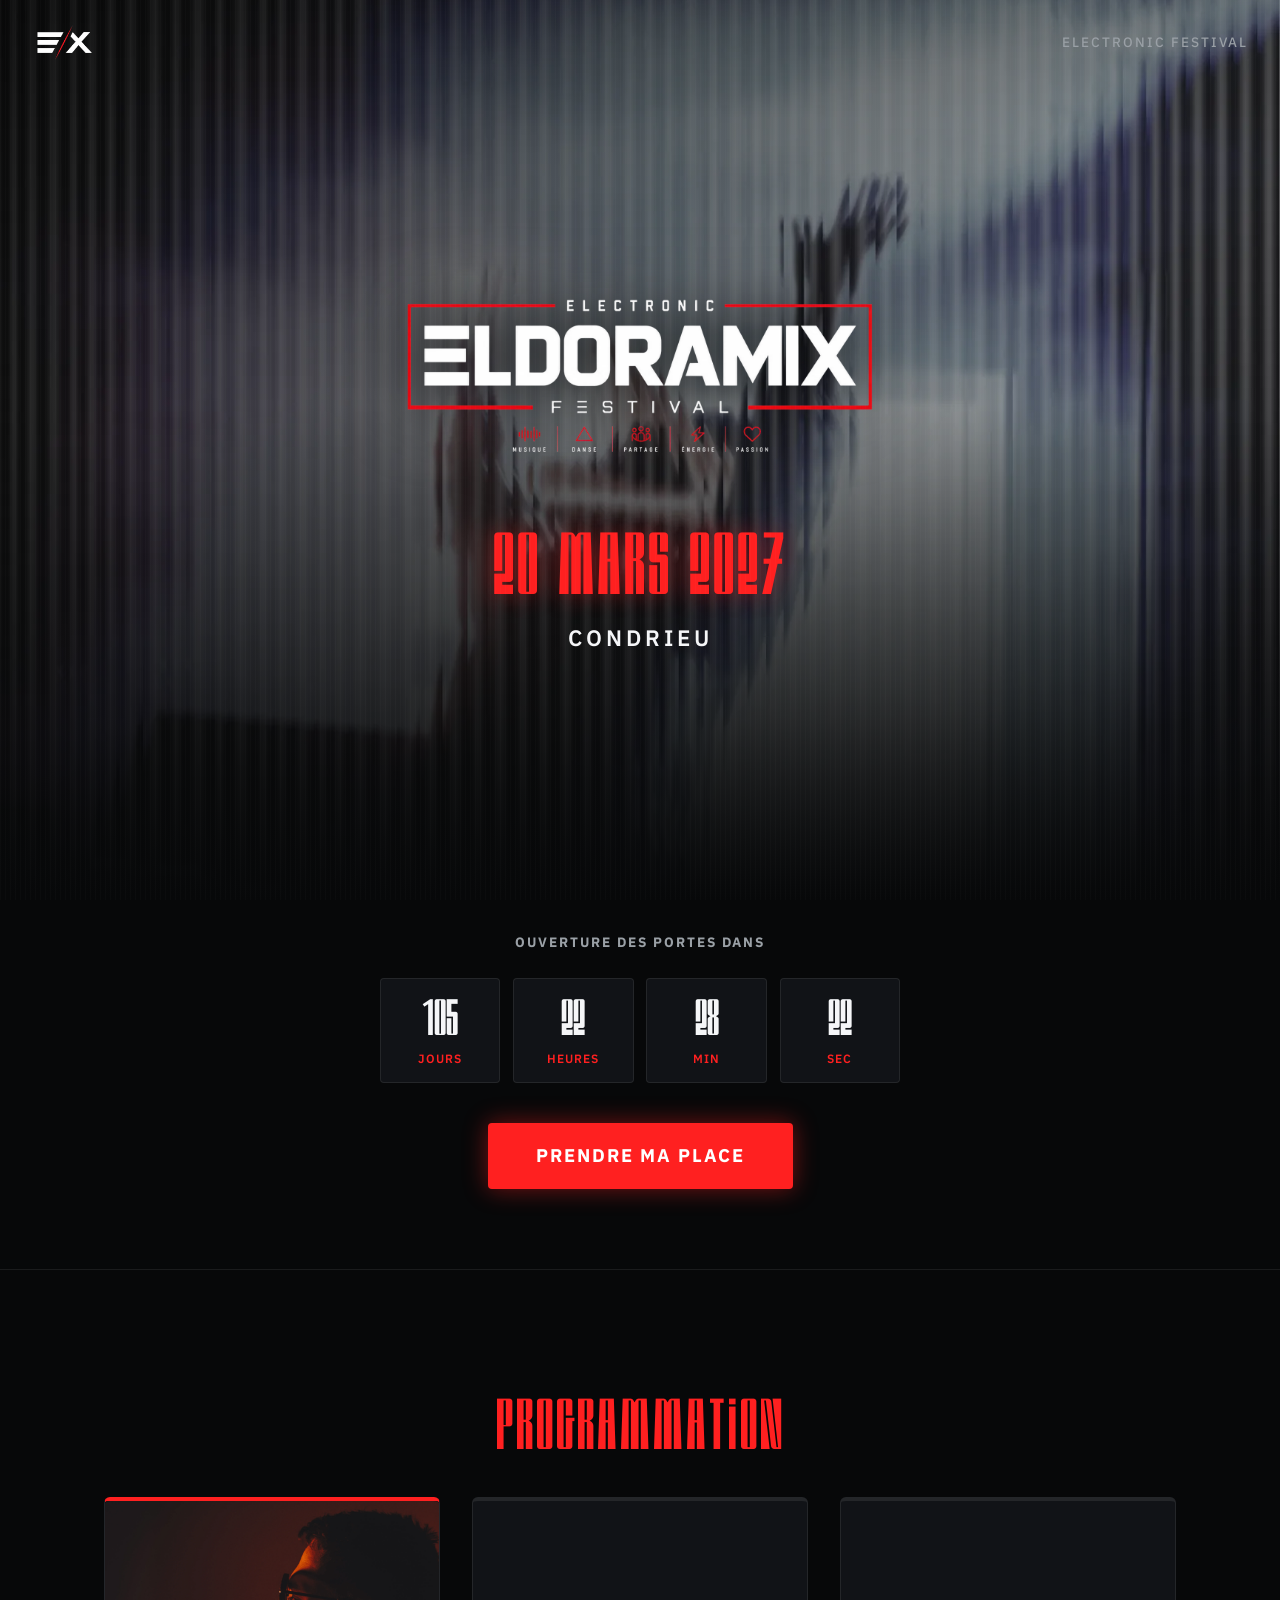
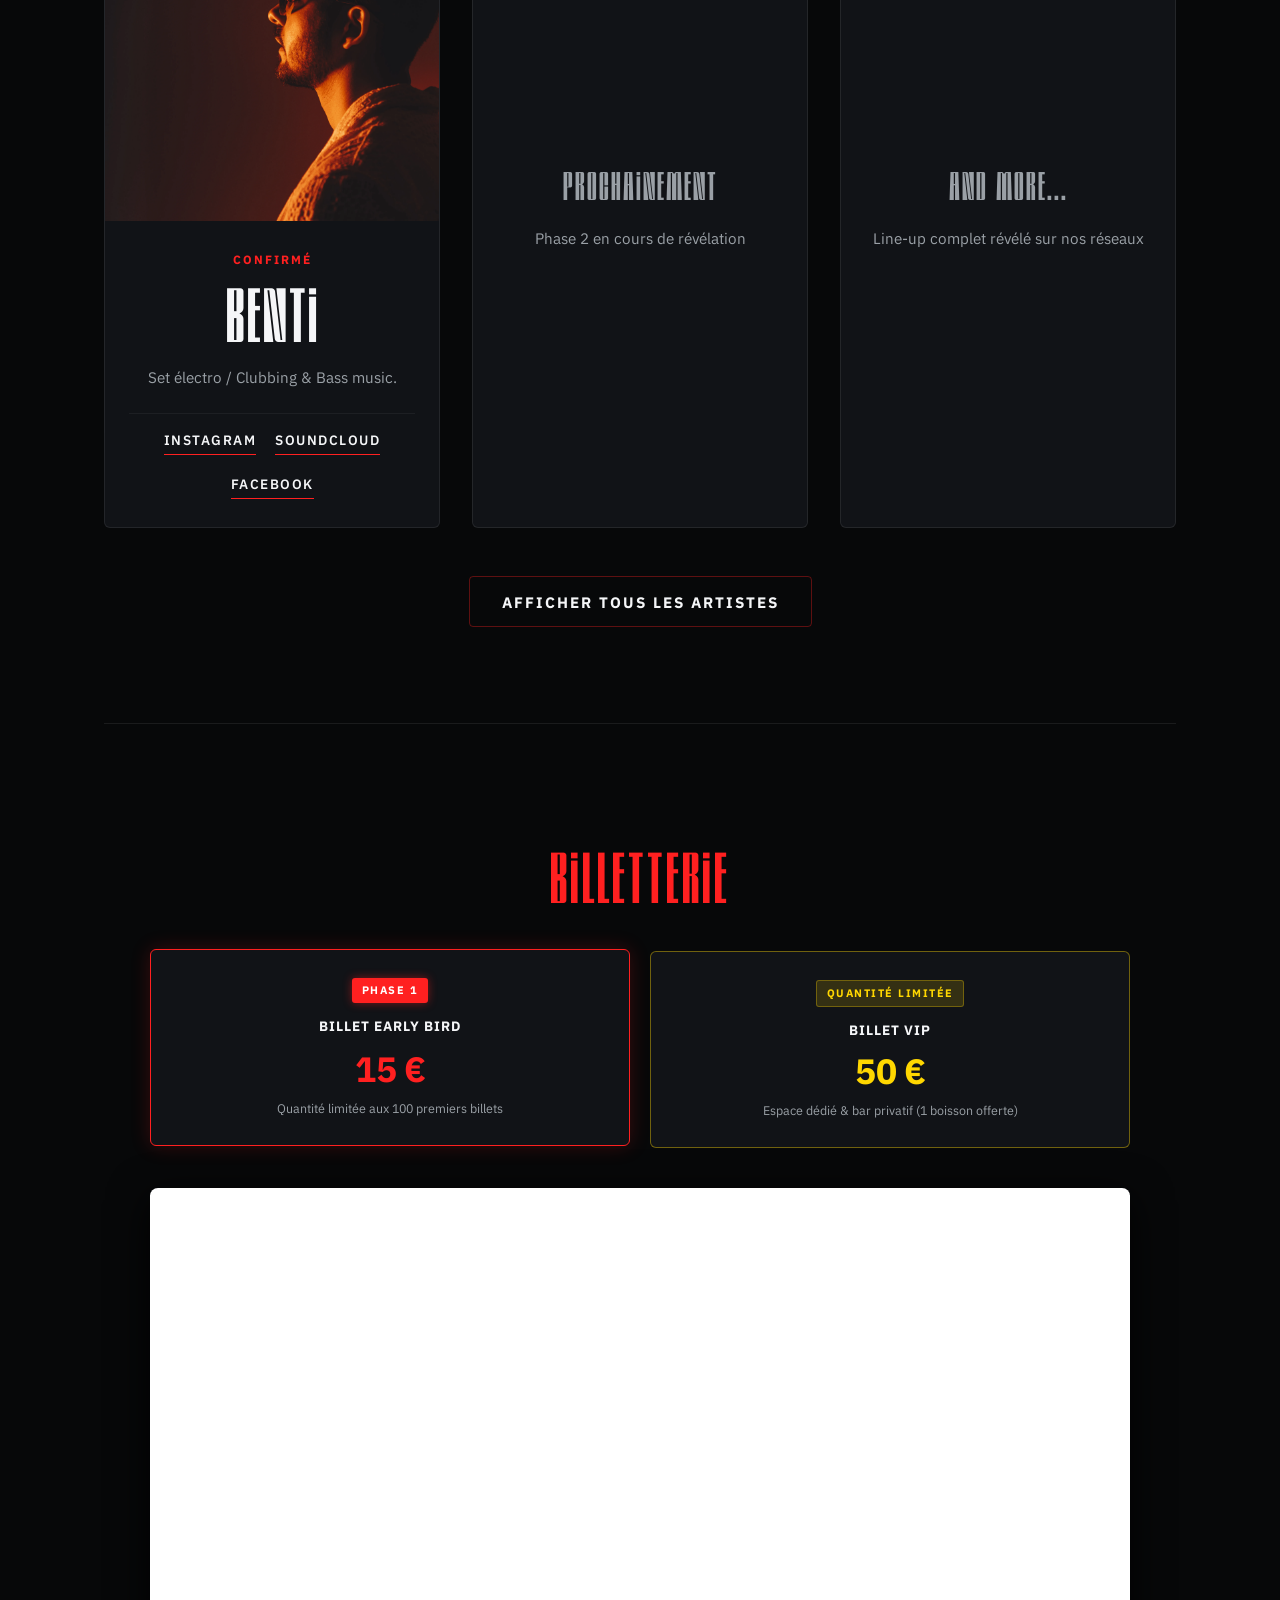
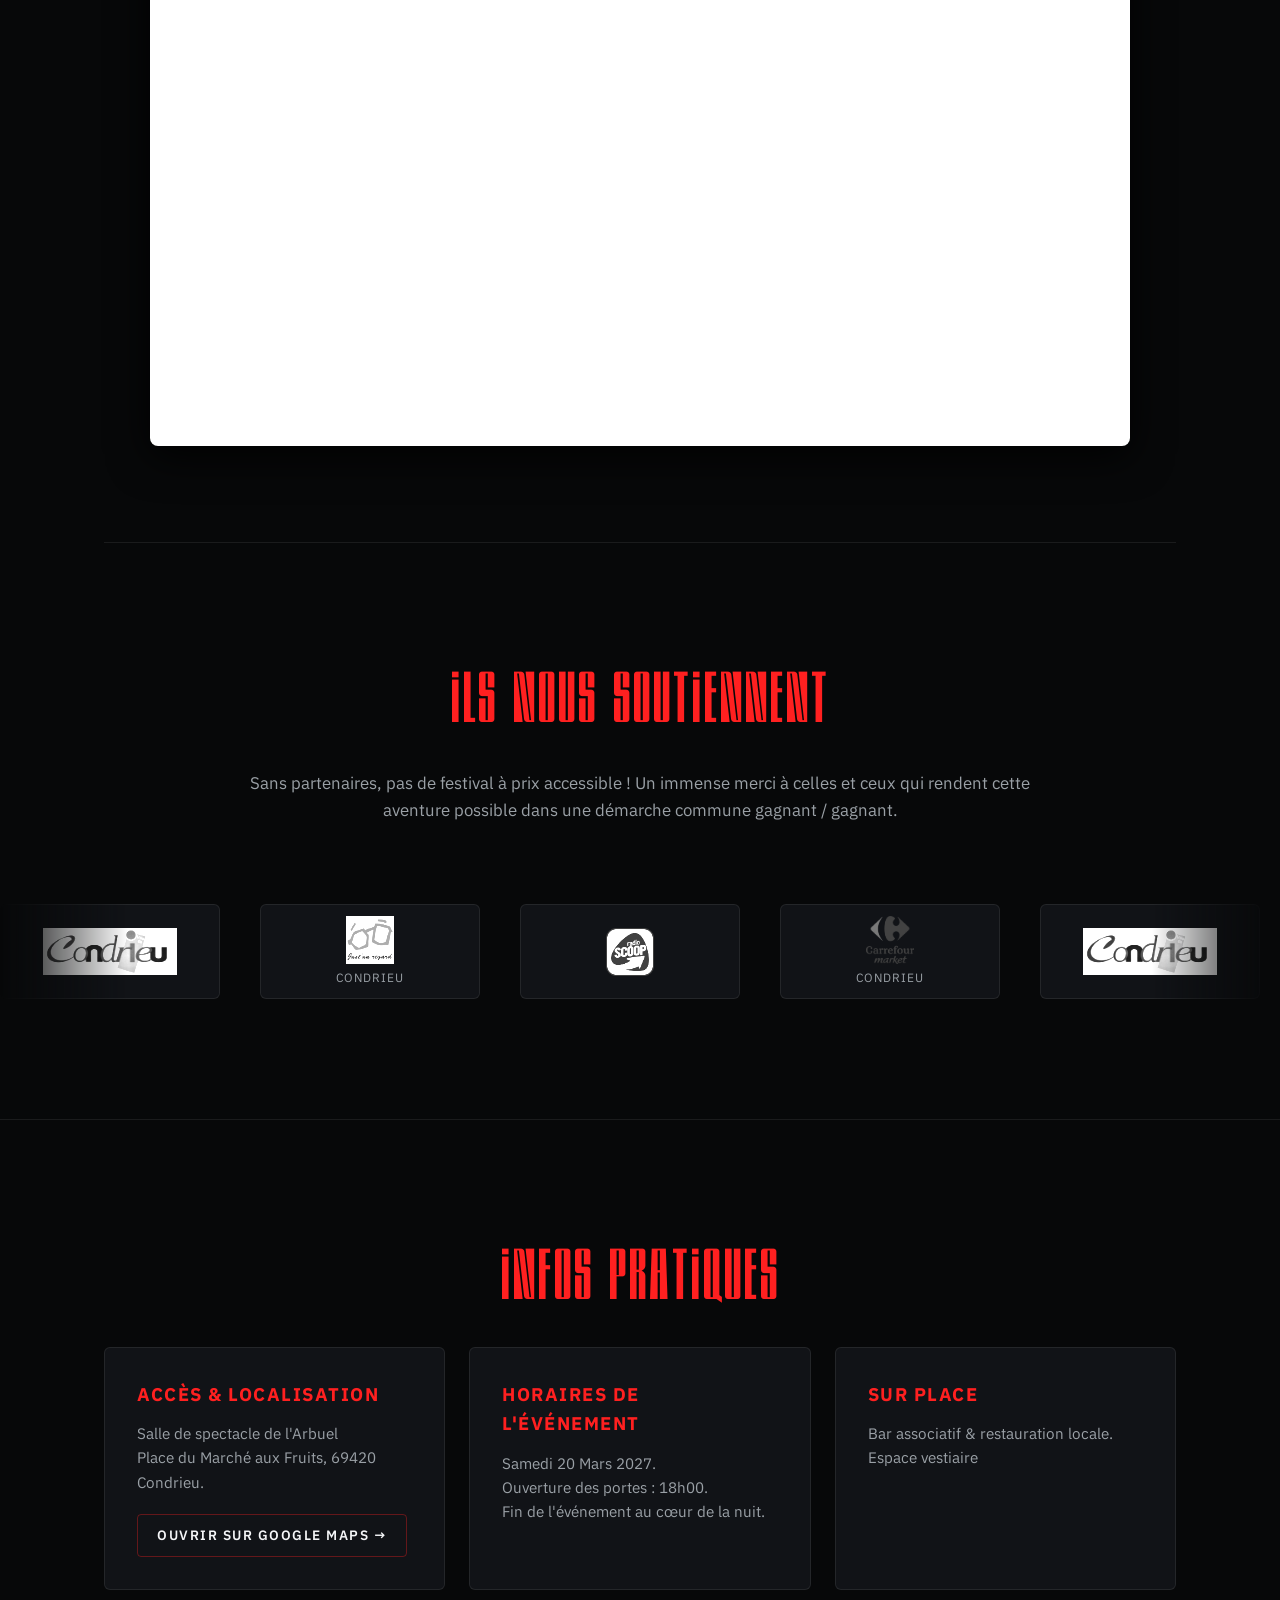
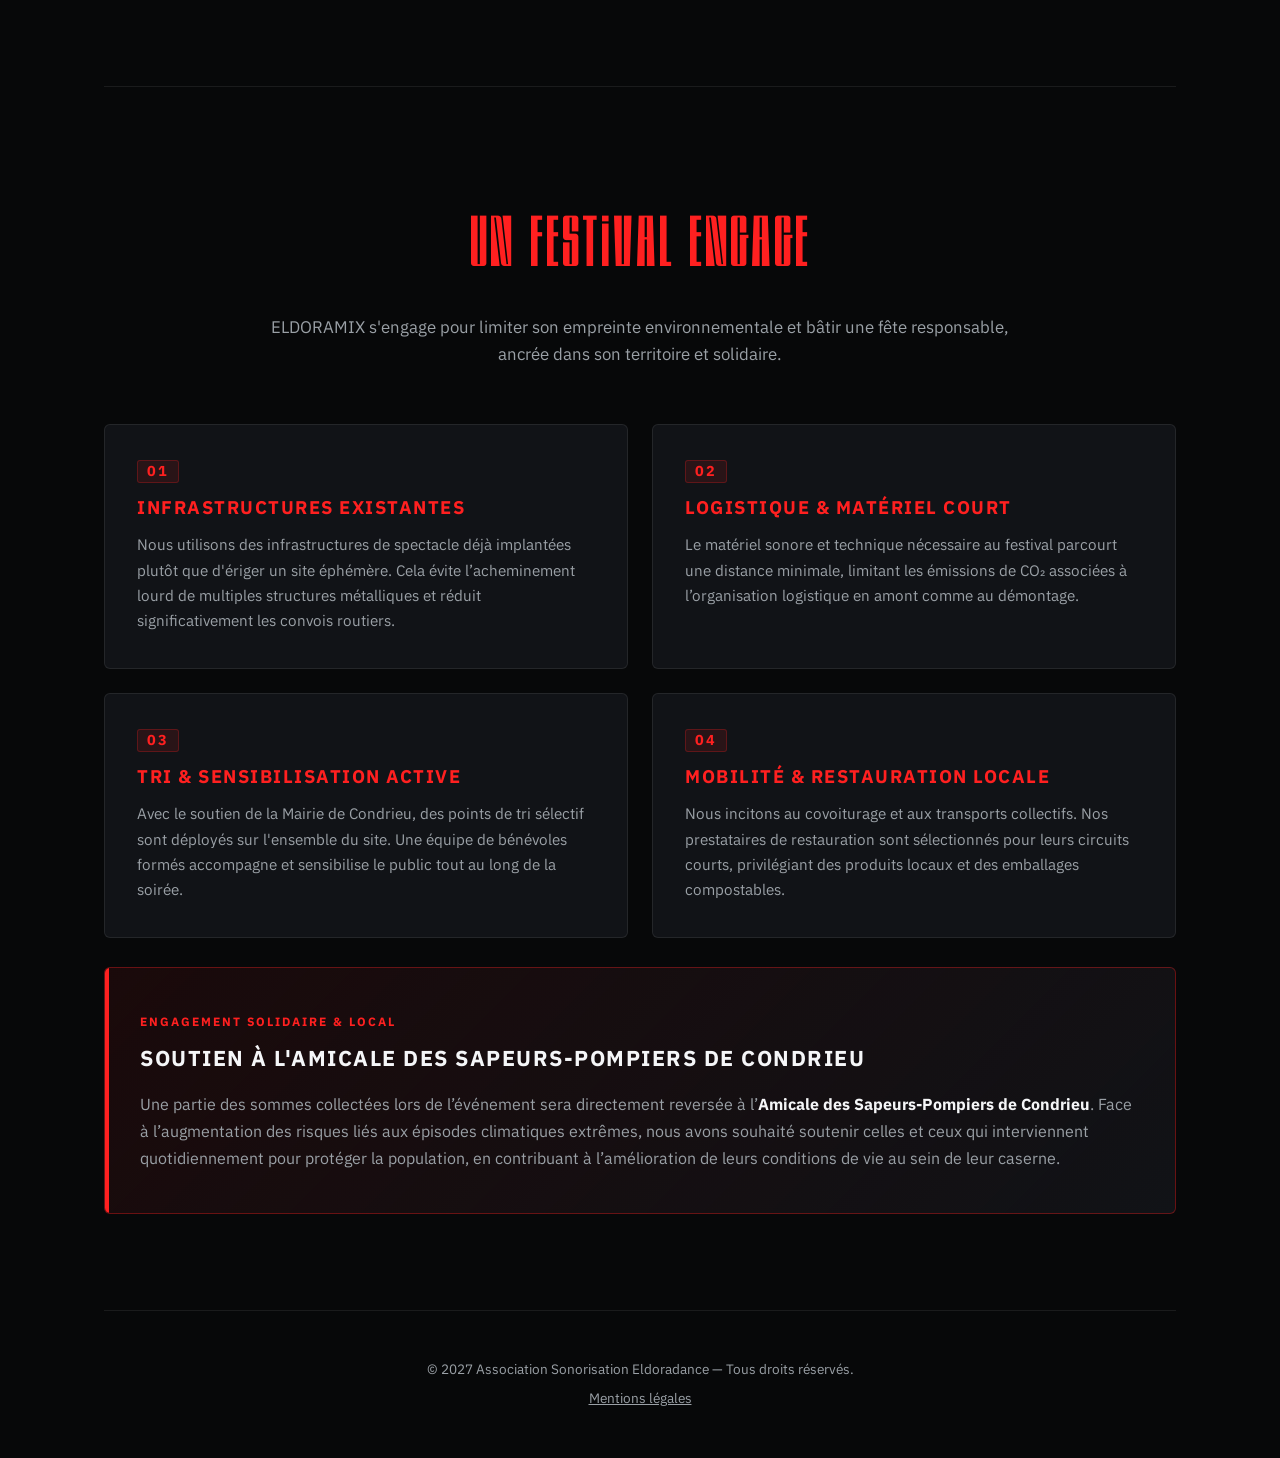
<file: index.html>
<!DOCTYPE html>
<html lang="fr">

<head>
    <meta charset="UTF-8">
    <meta name="viewport" content="width=device-width, initial-scale=1.0">
    <title>Festival Eldoramix — 20 Mars 2027 — Condrieu</title>

    <!-- Favicon & Icône Apple / Mobile -->
    <link rel="icon" type="image/webp" href="https://eldoramix.fr/img/EX_small.webp">
    <link rel="apple-touch-icon" href="https://eldoramix.fr/img/EX_small.webp">
    <meta name="theme-color" content="#070809">

    <!-- Feuilles de style -->
    <link rel="stylesheet" href="css/style.css">

    <!-- SEO Standard & Référencement Google -->
    <meta name="description"
        content="Festival de musiques électroniques le 20 Mars 2027 à Condrieu. Retrouvez Benti et la programmation, préparez votre venue et réservez sur la billetterie officielle.">
    <meta name="robots" content="index, follow">
    <link rel="canonical" href="https://eldoramix.fr/">

    <!-- Open Graph complet (WhatsApp, Facebook, Discord, LinkedIn, Instagram, Telegram, Slack) -->
    <meta property="og:site_name" content="Eldoramix">
    <meta property="og:type" content="website">
    <meta property="og:url" content="https://eldoramix.fr/">
    <meta property="og:locale" content="fr_FR">
    <meta property="og:title" content="Festival Eldoramix — 20 Mars 2027 — Condrieu">
    <meta property="og:description"
        content="Festival de musiques électroniques le 20 Mars 2027 à Condrieu. Retrouvez la programmation et réservez votre billet au tarif Early Bird.">
    <meta property="og:image" content="https://eldoramix.fr/img/og-preview.jpg">
    <meta property="og:image:secure_url" content="https://eldoramix.fr/img/og-preview.jpg">
    <meta property="og:image:type" content="image/jpeg">
    <meta property="og:image:width" content="1200">
    <meta property="og:image:height" content="630">
    <meta property="og:image:alt" content="Affiche Festival Eldoramix 2027 Condrieu">

    <!-- Twitter / X Cards -->
    <meta name="twitter:card" content="summary_large_image">
    <meta name="twitter:url" content="https://eldoramix.fr/">
    <meta name="twitter:title" content="Festival Eldoramix — 20 Mars 2027 — Condrieu">
    <meta name="twitter:description"
        content="Festival de musiques électroniques le 20 Mars 2027 à Condrieu. Retrouvez la programmation et réservez votre billet.">
    <meta name="twitter:image" content="https://eldoramix.fr/img/og-preview.jpg">
</head>

<body>
    <!-- Trame industrielle permanente -->
    <div class="scanlines-overlay"></div>

    <!-- Barre de navigation discrète -->
    <nav class="top-nav">
        <img src="img/EX_small.webp" alt="Logo EX" class="nav-logo">
        <span class="nav-tagline">Electronic Festival</span>
    </nav>

    <!-- 1. Hero Full Screen Ultra-Épuré (100vh) -->
    <header class="hero">
        <img src="img/EX_full.webp" alt="Festival Eldoramix" class="hero-main-logo">

        <div class="hero-meta">
            <div class="hero-date">20 Mars 2027</div>
            <div class="hero-location">Condrieu</div>
        </div>
    </header>

    <!-- 2. Deuxième section : Compteur & Action Rapide -->
    <section class="countdown-action-section">
        <div class="countdown-action-container">
            <div class="countdown-title">Ouverture des portes dans</div>

            <div class="countdown" id="eventCountdown">
                <div class="count-box">
                    <span class="count-value" id="countDays">00</span>
                    <span class="count-label">Jours</span>
                </div>
                <div class="count-box">
                    <span class="count-value" id="countHours">00</span>
                    <span class="count-label">Heures</span>
                </div>
                <div class="count-box">
                    <span class="count-value" id="countMinutes">00</span>
                    <span class="count-label">Min</span>
                </div>
                <div class="count-box">
                    <span class="count-value" id="countSeconds">00</span>
                    <span class="count-label">Sec</span>
                </div>
            </div>

            <a href="#billetterie" class="btn-primary">Prendre ma place</a>
        </div>
    </section>

    <div class="container">
        <!-- 3. Section Line-up -->
        <section id="lineup">
            <h2 class="section-title">Programmation</h2>

            <div class="lineup-grid" id="mainLineup">
                <!-- Carte Benti -->
                <article class="artist-card">
                    <div class="artist-img-wrapper">
                        <img src="img/benti.webp" alt="Benti" class="artist-img">
                    </div>
                    <div class="artist-content">
                        <span class="artist-status">Confirmé</span>
                        <h3 class="artist-name">Benti</h3>
                        <p class="artist-description">Set électro / Clubbing & Bass music.</p>
                        <div class="artist-links">
                            <a href="https://www.instagram.com/benti.music" target="_blank" rel="noopener"
                                class="artist-link">Instagram</a>
                            <a href="https://soundcloud.com/benti-music" target="_blank" rel="noopener"
                                class="artist-link">SoundCloud</a>
                            <a href="https://www.facebook.com/benti.music" target="_blank" rel="noopener"
                                class="artist-link">Facebook</a>
                        </div>
                    </div>
                </article>

                <!-- Teasers -->
                <article class="artist-card teaser">
                    <div class="teaser-heading">Prochainement</div>
                    <p class="artist-description">Phase 2 en cours de révélation</p>
                </article>

                <article class="artist-card teaser">
                    <div class="teaser-heading">And More...</div>
                    <p class="artist-description">Line-up complet révélé sur nos réseaux</p>
                </article>
            </div>

            <!-- Zone réservée aux prochains artistes -->
            <div class="extra-artists" id="extraArtists">
                <!-- Nouveaux artistes à insérer ici -->
            </div>

            <div class="artist-toggle-container">
                <button type="button" class="btn-secondary" id="toggleArtistsBtn">Afficher tous les artistes</button>
            </div>
        </section>

        <!-- 4. Section Billetterie -->
        <section id="billetterie">
            <h2 class="section-title">Billetterie</h2>
        
            <div class="ticket-wrapper">
                <div class="ticket-tiers">
                    <!-- Phase 1 : Early Bird -->
                    <div class="tier-item current">
                        <span class="tier-badge active">Phase 1</span>
                        <div class="tier-name">Billet Early Bird</div>
                        <div class="tier-price">15 €</div>
                        <div class="tier-note">Quantité limitée aux 100 premiers billets</div>
                    </div>
        
                    <!-- Billet VIP -->
                    <div class="tier-item vip">
                        <span class="tier-badge vip">Quantité limitée</span>
                        <div class="tier-name">Billet VIP</div>
                        <div class="tier-price">50 €</div>
                        <div class="tier-note">Espace dédié & bar privatif (1 boisson offerte)</div>
                    </div>
                </div>
        
                <div class="ha-frame-shell">
                    <iframe id="haWidget" allow="payment"
                        src="https://www.helloasso.com/associations/sonorisation-eldoradance/evenements/test/widget">
                    </iframe>
                </div>
            </div>
        </section>
    </div>

    <!-- 5. Section Partenaires avec Défilement Continu Infini -->
    <section class="partners-section" id="partenaires">
        <div class="container">
            <h2 class="section-title">Ils nous soutiennent</h2>
            <p class="section-subtitle">
                Sans partenaires, pas de festival à prix accessible ! Un immense merci à celles et ceux qui rendent cette
                aventure possible dans une démarche commune gagnant / gagnant.
            </p>
        </div>
    
        <div class="marquee-wrapper">
            <div class="marquee-track">
                <!-- Groupe 1 -->
                <div class="marquee-group">
                    <!-- Mairie de Condrieu -->
                    <a href="https://www.condrieu.fr/" target="_blank" rel="noopener" class="partner-item"
                        title="Mairie de Condrieu">
                        <img src="img/logo_condrieu.webp" alt="Mairie de Condrieu" class="partner-logo"
                            onerror="this.style.display='none'; this.nextElementSibling.style.display='block';">
                        <span class="partner-fallback" style="display:none;">Condrieu</span>
                    </a>
    
                    <!-- Just'un Regard Condrieu -->
                    <a href="https://justunregard.com/boutique/justun-regard-condrieu/" target="_blank" rel="noopener"
                        class="partner-item" title="Just'un Regard Condrieu">
                        <img src="img/logo_justunregard.webp" alt="Just'un Regard" class="partner-logo"
                            onerror="this.style.display='none'; this.nextElementSibling.style.display='block';">
                        <span class="partner-fallback" style="display:none;">Just'un Regard</span>
                        <span class="partner-sub">Condrieu</span>
                    </a>
    
                    <!-- Radio SCOOP -->
                    <a href="https://www.radioscoop.com/" target="_blank" rel="noopener" class="partner-item"
                        title="Radio SCOOP">
                        <img src="img/logo_radioscoop.png" alt="Radio SCOOP" class="partner-logo"
                            onerror="this.style.display='none'; this.nextElementSibling.style.display='block';">
                        <span class="partner-fallback" style="display:none;">Radio SCOOP</span>
                    </a>
    
                    <!-- Carrefour Market Condrieu -->
                    <a href="https://www.carrefour.fr/magasin/market-condrieu" target="_blank" rel="noopener"
                        class="partner-item" title="Carrefour Market Condrieu">
                        <img src="img/logo_carrefourmarket.png" alt="Carrefour Market" class="partner-logo"
                            onerror="this.style.display='none'; this.nextElementSibling.style.display='block';">
                        <span class="partner-fallback" style="display:none;">Carrefour Market</span>
                        <span class="partner-sub">Condrieu</span>
                    </a>
                </div>
    
                <!-- Groupe 2 (Clone strict pour assurer une boucle fluide et infinie) -->
                <div class="marquee-group" aria-hidden="true">
                    <!-- Mairie de Condrieu -->
                    <a href="https://www.condrieu.fr/" target="_blank" rel="noopener" class="partner-item"
                        title="Mairie de Condrieu">
                        <img src="img/logo_condrieu.webp" alt="Mairie de Condrieu" class="partner-logo"
                            onerror="this.style.display='none'; this.nextElementSibling.style.display='block';">
                        <span class="partner-fallback" style="display:none;">Condrieu</span>
                    </a>
    
                    <!-- Just'un Regard Condrieu -->
                    <a href="https://justunregard.com/boutique/justun-regard-condrieu/" target="_blank" rel="noopener"
                        class="partner-item" title="Just'un Regard Condrieu">
                        <img src="img/logo_justunregard.webp" alt="Just'un Regard" class="partner-logo"
                            onerror="this.style.display='none'; this.nextElementSibling.style.display='block';">
                        <span class="partner-fallback" style="display:none;">Just'un Regard</span>
                        <span class="partner-sub">Condrieu</span>
                    </a>
    
                    <!-- Radio SCOOP -->
                    <a href="https://www.radioscoop.com/" target="_blank" rel="noopener" class="partner-item"
                        title="Radio SCOOP">
                        <img src="img/logo_radioscoop.png" alt="Radio SCOOP" class="partner-logo"
                            onerror="this.style.display='none'; this.nextElementSibling.style.display='block';">
                        <span class="partner-fallback" style="display:none;">Radio SCOOP</span>
                    </a>
    
                    <!-- Carrefour Market Condrieu -->
                    <a href="https://www.carrefour.fr/magasin/market-condrieu" target="_blank" rel="noopener"
                        class="partner-item" title="Carrefour Market Condrieu">
                        <img src="img/logo_carrefourmarket.png" alt="Carrefour Market" class="partner-logo"
                            onerror="this.style.display='none'; this.nextElementSibling.style.display='block';">
                        <span class="partner-fallback" style="display:none;">Carrefour Market</span>
                        <span class="partner-sub">Condrieu</span>
                    </a>
                </div>
            </div>
        </div>
    </section>

    <div class="container">
        <!-- 6. Section Infos Pratiques -->
        <section id="infos">
            <h2 class="section-title">Infos Pratiques</h2>

            <div class="practical-grid">
                <div class="info-card">
                    <h3>Accès & Localisation</h3>
                    <p>Salle de spectacle de l'Arbuel<br>Place du Marché aux Fruits, 69420 Condrieu.</p>
                    <a href="https://maps.app.goo.gl/t2jLi3EyVtLcqiB99" target="_blank" rel="noopener" class="map-btn">
                        Ouvrir sur Google Maps &rarr;
                    </a>
                </div>

                <div class="info-card">
                    <h3>Horaires de l'événement</h3>
                    <p>Samedi 20 Mars 2027.<br>Ouverture des portes : 18h00.<br>Fin de l'événement au cœur de la nuit.
                    </p>
                </div>

                <div class="info-card">
                    <h3>Sur Place</h3>
                    <p>Bar associatif & restauration locale.<br>Espace vestiaire</p>
                </div>
            </div>
        </section>

        <!-- 7. Section Festival Engagé (Agencement 2x2 + Grand bloc solidaire) -->
        <section id="engagements">
            <h2 class="section-title">Un Festival Engagé</h2>
            <p class="section-subtitle">
                ELDORAMIX s'engage pour limiter son empreinte environnementale et bâtir une fête responsable, ancrée
                dans son territoire et solidaire.
            </p>

            <div class="engagements-grid">
                <div class="engagement-card">
                    <div class="engagement-card-icon">01</div>
                    <h3>Infrastructures Existantes</h3>
                    <p>
                        Nous utilisons des infrastructures de spectacle déjà implantées plutôt que d'ériger un site
                        éphémère. Cela évite l’acheminement lourd de multiples structures métalliques et réduit
                        significativement les convois routiers.
                    </p>
                </div>

                <div class="engagement-card">
                    <div class="engagement-card-icon">02</div>
                    <h3>Logistique & Matériel Court</h3>
                    <p>
                        Le matériel sonore et technique nécessaire au festival parcourt une distance minimale, limitant
                        les émissions de CO₂ associées à l’organisation logistique en amont comme au démontage.
                    </p>
                </div>

                <div class="engagement-card">
                    <div class="engagement-card-icon">03</div>
                    <h3>Tri & Sensibilisation Active</h3>
                    <p>
                        Avec le soutien de la Mairie de Condrieu, des points de tri sélectif sont déployés sur
                        l'ensemble du site. Une équipe de bénévoles formés accompagne et sensibilise le public tout au
                        long de la soirée.
                    </p>
                </div>

                <div class="engagement-card">
                    <div class="engagement-card-icon">04</div>
                    <h3>Mobilité & Restauration Locale</h3>
                    <p>
                        Nous incitons au covoiturage et aux transports collectifs. Nos prestataires de restauration sont
                        sélectionnés pour leurs circuits courts, privilégiant des produits locaux et des emballages
                        compostables.
                    </p>
                </div>
            </div>

            <div class="solidarity-banner">
                <div class="solidarity-badge">Engagement Solidaire & Local</div>
                <h3>Soutien à l'Amicale des Sapeurs-Pompiers de Condrieu</h3>
                <p>
                    Une partie des sommes collectées lors de l’événement sera directement reversée à l’<strong>Amicale
                        des Sapeurs-Pompiers de Condrieu</strong>. Face à l’augmentation des risques liés aux épisodes
                    climatiques extrêmes, nous avons souhaité soutenir celles et ceux qui interviennent quotidiennement
                    pour protéger la population, en contribuant à l’amélioration de leurs conditions de vie au sein de
                    leur caserne.
                </p>
            </div>
        </section>
    </div>

    <!-- 8. Footer -->
    <footer>
        <div class="container">
            <p>&copy; 2027 Association Sonorisation Eldoradance — Tous droits réservés.</p>
            <p style="margin-top: 0.5rem;"><a href="mentions-legales.html">Mentions légales</a></p>
        </div>
    </footer>

    <!-- Scripts -->
    <script>
        // Compteur calé sur 18H
        (function () {
            const targetDate = new Date('2027-03-20T18:00:00').getTime();

            function updateCounter() {
                const now = new Date().getTime();
                const distance = targetDate - now;

                if (distance <= 0) {
                    document.getElementById('eventCountdown').innerHTML = "<div class='count-box'><span class='count-value'>C'EST LE JOUR J</span></div>";
                    return;
                }

                const days = Math.floor(distance / (1000 * 60 * 60 * 24));
                const hours = Math.floor((distance % (1000 * 60 * 60 * 24)) / (1000 * 60 * 60));
                const minutes = Math.floor((distance % (1000 * 60 * 60)) / (1000 * 60));
                const seconds = Math.floor((distance % (1000 * 60)) / 1000);

                document.getElementById('countDays').textContent = String(days).padStart(2, '0');
                document.getElementById('countHours').textContent = String(hours).padStart(2, '0');
                document.getElementById('countMinutes').textContent = String(minutes).padStart(2, '0');
                document.getElementById('countSeconds').textContent = String(seconds).padStart(2, '0');
            }

            updateCounter();
            setInterval(updateCounter, 1000);
        })();

        // Toggle des artistes
        (function () {
            const toggleBtn = document.getElementById('toggleArtistsBtn');
            const extraArtists = document.getElementById('extraArtists');

            toggleBtn.addEventListener('click', function () {
                const isOpen = extraArtists.classList.toggle('open');
                toggleBtn.textContent = isOpen ? 'Masquer la suite' : 'Afficher tous les artistes';
            });
        })();
    </script>
</body>

</html>
</file>
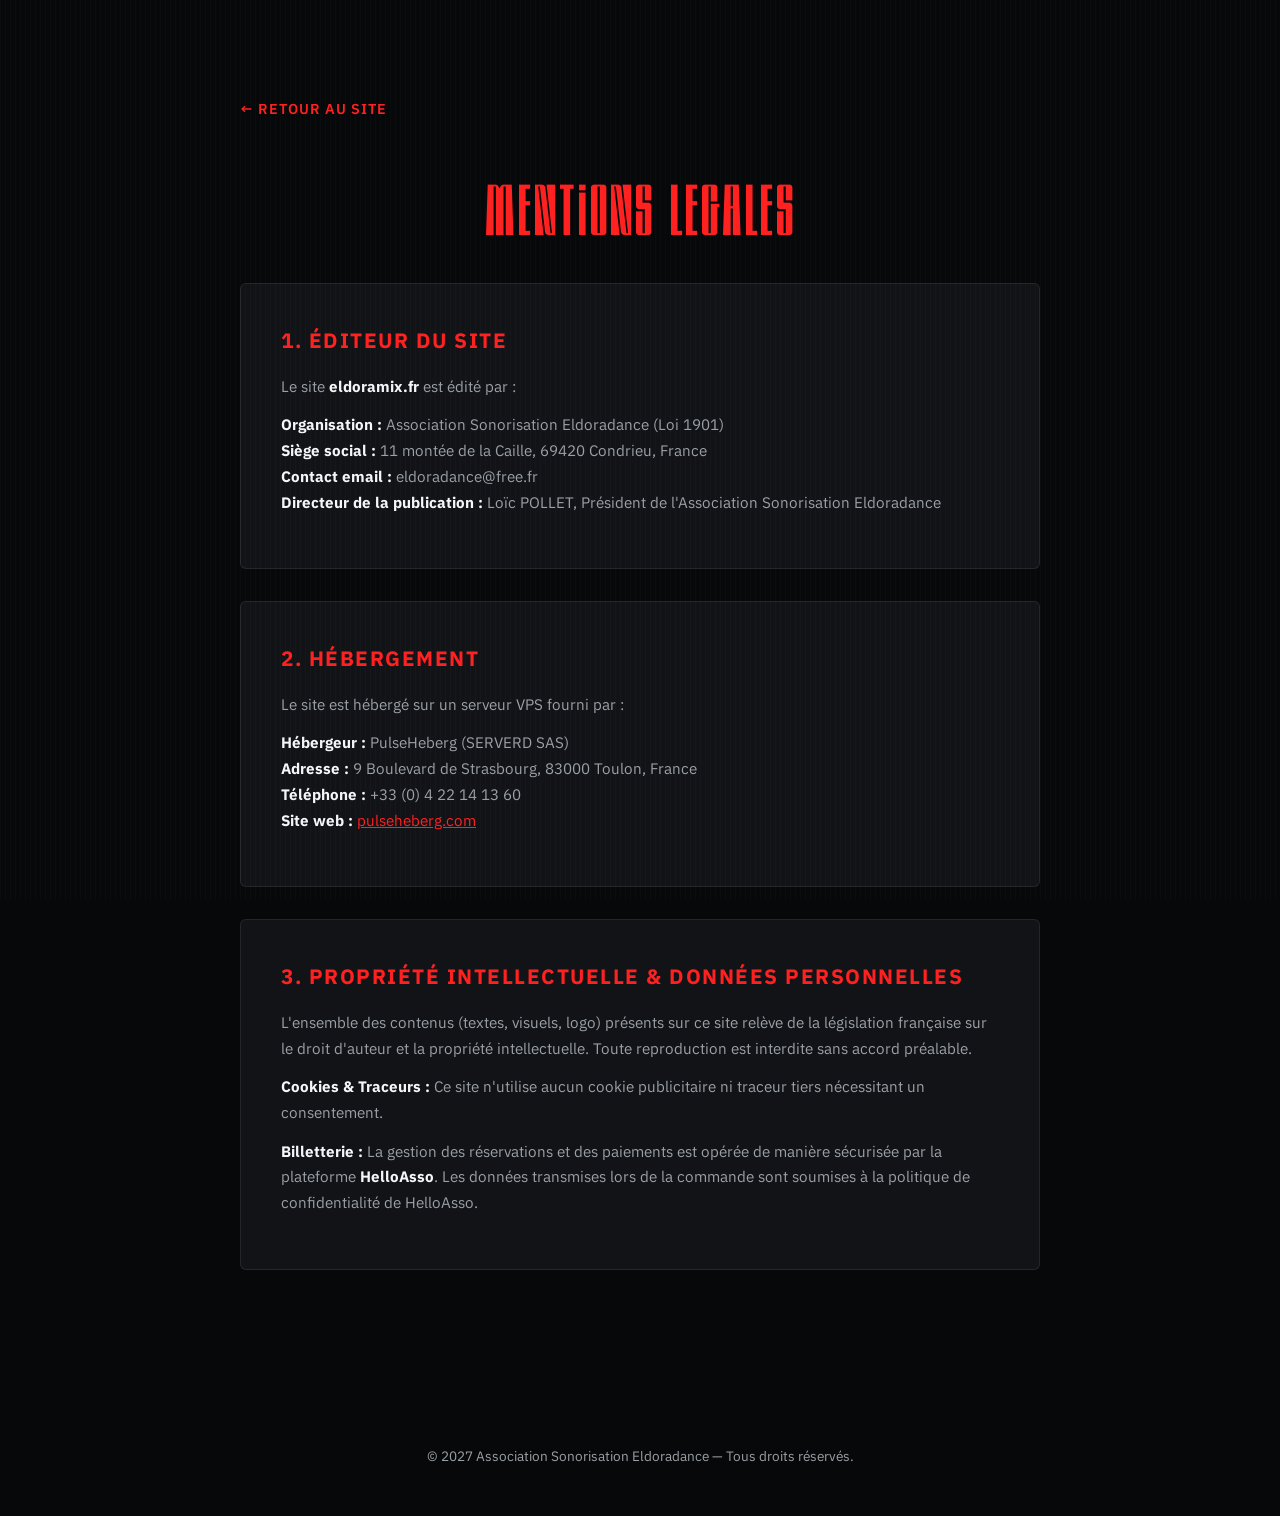
<file: mentions-legales.html>
<!DOCTYPE html>
<html lang="fr">

<head>
    <meta charset="UTF-8">
    <meta name="viewport" content="width=device-width, initial-scale=1.0">
    <title>Mentions Légales — Festival Eldoramix</title>
    <link rel="icon" type="image/webp" href="img/EX_small.webp">
    <link rel="stylesheet" href="css/style.css">
    <style>
        .legal-content {
            padding: 6rem 0;
            max-width: 800px;
            margin: 0 auto;
        }

        .legal-card {
            background: var(--bg-card);
            border: 1px solid var(--border-line);
            border-radius: 6px;
            padding: 2.5rem;
            margin-bottom: 2rem;
        }

        .legal-card h2 {
            font-size: 1.3rem;
            font-weight: 700;
            color: var(--red-neon);
            text-transform: uppercase;
            letter-spacing: 1.5px;
            margin-bottom: 1rem;
        }

        .legal-card p,
        .legal-card ul {
            color: var(--text-dim);
            font-size: 0.95rem;
            line-height: 1.7;
            margin-bottom: 0.8rem;
        }

        .legal-card ul {
            list-style: none;
            padding-left: 0;
        }

        .legal-card strong {
            color: var(--text-white);
        }

        .back-link {
            display: inline-block;
            margin-bottom: 2rem;
            color: var(--red-neon);
            text-decoration: none;
            font-weight: 600;
            letter-spacing: 1px;
            text-transform: uppercase;
            font-size: 0.9rem;
        }

        .back-link:hover {
            text-decoration: underline;
        }
    </style>
</head>

<body>
    <div class="scanlines-overlay"></div>

    <div class="container legal-content">
        <a href="index.html" class="back-link">&larr; Retour au site</a>
        <h1 class="section-title">Mentions Légales</h1>

        <!-- 1. Éditeur -->
        <div class="legal-card">
            <h2>1. Éditeur du site</h2>
            <p>Le site <strong>eldoramix.fr</strong> est édité par :</p>
            <ul>
                <li><strong>Organisation :</strong> Association Sonorisation Eldoradance (Loi 1901)</li>
                <li><strong>Siège social :</strong> 11 montée de la Caille, 69420 Condrieu, France</li>
                <li><strong>Contact email :</strong> eldoradance@free.fr</li>
                <li><strong>Directeur de la publication :</strong> Loïc POLLET, Président de l'Association Sonorisation
                    Eldoradance</li>
            </ul>
        </div>

        <!-- 2. Hébergeur -->
        <div class="legal-card">
            <h2>2. Hébergement</h2>
            <p>Le site est hébergé sur un serveur VPS fourni par :</p>
            <ul>
                <li><strong>Hébergeur :</strong> PulseHeberg (SERVERD SAS)</li>
                <li><strong>Adresse :</strong> 9 Boulevard de Strasbourg, 83000 Toulon, France</li>
                <li><strong>Téléphone :</strong> +33 (0) 4 22 14 13 60</li>
                <li><strong>Site web :</strong> <a href="https://pulseheberg.com" target="_blank" rel="noopener"
                        style="color: var(--red-neon);">pulseheberg.com</a></li>
            </ul>
        </div>

        <!-- 3. Propriété intellectuelle & Données -->
        <div class="legal-card">
            <h2>3. Propriété intellectuelle & Données personnelles</h2>
            <p>
                L'ensemble des contenus (textes, visuels, logo) présents sur ce site relève de la législation française
                sur le droit d'auteur et la propriété intellectuelle. Toute reproduction est interdite sans accord
                préalable.
            </p>
            <p>
                <strong>Cookies & Traceurs :</strong> Ce site n'utilise aucun cookie publicitaire ni traceur tiers
                nécessitant un consentement.
            </p>
            <p>
                <strong>Billetterie :</strong> La gestion des réservations et des paiements est opérée de manière
                sécurisée par la plateforme <strong>HelloAsso</strong>. Les données transmises lors de la commande sont
                soumises à la politique de confidentialité de HelloAsso.
            </p>
        </div>
    </div>

    <footer>
        <div class="container">
            <p>&copy; 2027 Association Sonorisation Eldoradance — Tous droits réservés.</p>
        </div>
    </footer>
</body>

</html>
</file>
<file: css/style.css>
/* ==========================================================================
   Typographies
   ========================================================================== */
@font-face {
  font-family: 'Chorus';
  src: url('../fonts/CHORUS-BOLD.otf') format('opentype');
  font-weight: 700;
  font-style: normal;
  font-display: swap;
}

@font-face {
  font-family: 'Chorus';
  src: url('../fonts/CHORUS-BOLD-ITALIC.otf') format('opentype');
  font-weight: 700;
  font-style: italic;
  font-display: swap;
}

@font-face {
  font-family: 'Anuphan';
  src: url('../fonts/Anuphan-VariableFont_wght.ttf') format('truetype');
  font-weight: 100 900;
  font-style: normal;
  font-display: swap;
}

/* ==========================================================================
   Variables & Thème
   ========================================================================== */
:root {
  --bg-core: #070809;
  --bg-surface: #070809;
  --bg-card: #111317;
  --red-neon: #ff2020;
  --red-glow: rgba(255, 32, 32, 0.45);
  --text-white: #f5f6f8;
  --text-dim: #9aa0a6;
  --border-line: rgba(255, 255, 255, 0.08);
  --border-highlight: rgba(255, 32, 32, 0.35);
  --font-display: 'Chorus', Impact, sans-serif;
  --font-text: 'Anuphan', system-ui, -apple-system, sans-serif;
}

* {
  box-sizing: border-box;
  margin: 0;
  padding: 0;
}

html {
  scroll-behavior: smooth;
  background-color: var(--bg-core);
}

body {
  background-color: var(--bg-core);
  color: var(--text-white);
  font-family: var(--font-text);
  line-height: 1.6;
  overflow-x: hidden;
  position: relative;
}

/* Scanlines permanentes */
.scanlines-overlay {
  position: fixed;
  top: 0;
  left: 0;
  width: 100vw;
  height: 100vh;
  pointer-events: none;
  z-index: 99;
  background: repeating-linear-gradient(
    90deg,
    rgba(255, 255, 255, 0.02) 0px,
    rgba(255, 255, 255, 0.02) 1px,
    transparent 1px,
    transparent 5px
  );
}

.container {
  max-width: 1120px;
  margin: 0 auto;
  padding: 0 1.5rem;
}

/* Navigation */
.top-nav {
  position: absolute;
  top: 0;
  left: 0;
  width: 100%;
  padding: 1.5rem 2rem;
  display: flex;
  justify-content: space-between;
  align-items: center;
  z-index: 20;
}

.nav-logo {
  height: 38px;
  width: auto;
  object-fit: contain;
}

.nav-tagline {
  font-size: 0.85rem;
  text-transform: uppercase;
  letter-spacing: 2px;
  color: var(--text-dim);
  font-weight: 500;
}

/* ==========================================================================
   Hero Section Ultra-Épuré (100vh)
   ========================================================================== */
.hero {
  position: relative;
  min-height: 100vh;
  display: flex;
  flex-direction: column;
  justify-content: center;
  align-items: center;
  text-align: center;
  padding: 4rem 1.5rem 2rem;
  background: 
    linear-gradient(
      180deg, 
      rgba(7, 8, 9, 0.35) 0%, 
      rgba(7, 8, 9, 0.15) 45%, 
      rgba(7, 8, 9, 0.65) 80%, 
      var(--bg-core) 100%
    ),
    url('../img/bg_hero.webp') center 65% / cover no-repeat;
  border-bottom: none;
}

.hero-main-logo {
  max-width: 480px;
  width: 82%;
  height: auto;
  margin-bottom: 2.5rem;
  filter: drop-shadow(0 0 35px rgba(0, 0, 0, 0.95));
}

.hero-meta {
  display: flex;
  flex-direction: column;
  align-items: center;
}

.hero-date {
  font-family: var(--font-display);
  font-size: clamp(3rem, 7.5vw, 5.5rem);
  letter-spacing: 3px;
  color: var(--red-neon);
  line-height: 1;
  text-transform: uppercase;
  text-shadow: 0 0 25px rgba(255, 32, 32, 0.4);
}

.hero-location {
  font-size: clamp(1.1rem, 2.5vw, 1.4rem);
  font-weight: 600;
  color: var(--text-white);
  text-transform: uppercase;
  letter-spacing: 4px;
  margin-top: 0.8rem;
}

/* ==========================================================================
   Deuxième section : Compteur & Action Rapide
   ========================================================================== */
.countdown-action-section {
  background-color: var(--bg-core);
  padding: 2rem 1.5rem 5rem;
  border-bottom: 1px solid var(--border-line);
  position: relative;
}

.countdown-action-container {
  max-width: 720px;
  margin: 0 auto;
  display: flex;
  flex-direction: column;
  align-items: center;
  text-align: center;
}

.countdown-title {
  font-size: 0.85rem;
  font-weight: 700;
  letter-spacing: 2px;
  text-transform: uppercase;
  color: var(--text-dim);
  margin-bottom: 1.5rem;
}

.countdown {
  display: flex;
  justify-content: center;
  gap: 0.8rem;
  margin-bottom: 2.5rem;
  width: 100%;
  max-width: 520px;
}

.count-box {
  background: var(--bg-card);
  border: 1px solid var(--border-line);
  padding: 0.85rem 0.5rem;
  border-radius: 4px;
  flex: 1;
  min-width: 65px;
  text-align: center;
}

.count-value {
  font-family: var(--font-display);
  font-size: clamp(1.9rem, 4.5vw, 3.2rem);
  color: var(--text-white);
  line-height: 1;
  display: block;
}

.count-label {
  font-size: 0.75rem;
  text-transform: uppercase;
  color: var(--red-neon);
  letter-spacing: 1px;
  font-weight: 600;
  margin-top: 0.35rem;
  display: block;
}

.btn-primary {
  display: inline-block;
  background-color: var(--red-neon);
  color: #fff;
  font-weight: 700;
  font-size: 1.15rem;
  letter-spacing: 2px;
  text-transform: uppercase;
  text-decoration: none;
  padding: 1.15rem 3rem;
  border-radius: 4px;
  box-shadow: 0 0 25px var(--red-glow);
  transition: transform 0.2s ease, box-shadow 0.2s ease;
}

.btn-primary:hover {
  transform: translateY(-2px);
  box-shadow: 0 0 40px rgba(255, 32, 32, 0.8);
}

/* ==========================================================================
   Sections standards
   ========================================================================== */
section {
  padding: 6rem 0;
  border-bottom: 1px solid var(--border-line);
}

.section-title {
  font-family: var(--font-display);
  font-size: clamp(2.8rem, 6vw, 4.5rem);
  color: var(--red-neon);
  text-transform: uppercase;
  letter-spacing: 3px;
  text-align: center;
  margin-bottom: 1rem;
}

.section-subtitle {
  text-align: center;
  color: var(--text-dim);
  font-size: 1.05rem;
  max-width: 780px;
  margin: 0 auto 3.5rem;
}

/* ==========================================================================
   Grille Line-up & Artistes
   ========================================================================== */
.lineup-grid {
  display: grid;
  grid-template-columns: repeat(auto-fit, minmax(290px, 1fr));
  gap: 2rem;
}

.artist-card {
  background: var(--bg-card);
  border: 1px solid var(--border-line);
  border-top: 4px solid var(--red-neon);
  border-radius: 6px;
  overflow: hidden;
  display: flex;
  flex-direction: column;
}

.artist-img-wrapper {
  width: 100%;
  height: 320px;
  overflow: hidden;
  background-color: #000;
  position: relative;
}

.artist-img {
  width: 100%;
  height: 100%;
  object-fit: cover;
  object-position: center top;
  display: block;
  transition: transform 0.4s ease;
}

.artist-card:hover .artist-img {
  transform: scale(1.03);
}

.artist-content {
  padding: 1.8rem 1.5rem;
  display: flex;
  flex-direction: column;
  align-items: center;
  text-align: center;
  flex-grow: 1;
}

.artist-status {
  font-size: 0.75rem;
  font-weight: 700;
  letter-spacing: 2px;
  text-transform: uppercase;
  color: var(--red-neon);
  display: block;
}

.artist-name {
  font-family: var(--font-display);
  font-size: clamp(3.2rem, 7vw, 4.8rem);
  line-height: 0.95;
  letter-spacing: 2px;
  text-transform: uppercase;
  color: var(--text-white);
  margin: 0.6rem 0 0.8rem;
}

.artist-description {
  color: var(--text-dim);
  font-size: 0.95rem;
  margin-bottom: 1.5rem;
}

.artist-links {
  display: flex;
  justify-content: center;
  align-items: center;
  flex-wrap: wrap;
  gap: 1.2rem;
  width: 100%;
  margin-top: auto;
  padding-top: 1rem;
  border-top: 1px solid rgba(255, 255, 255, 0.05);
}

.artist-link {
  color: var(--text-white);
  text-decoration: none;
  font-size: 0.85rem;
  font-weight: 600;
  letter-spacing: 1.5px;
  text-transform: uppercase;
  border-bottom: 1px solid var(--red-neon);
  padding-bottom: 2px;
  transition: color 0.2s ease;
}

.artist-link:hover {
  color: var(--red-neon);
}

/* Cartes Teaser */
.artist-card.teaser {
  border-top: 4px solid var(--border-line);
  justify-content: center;
  align-items: center;
  text-align: center;
  min-height: 380px;
  padding: 2.5rem 1.5rem;
}

.teaser-heading {
  font-family: var(--font-display);
  font-size: 2.5rem;
  color: var(--text-dim);
  letter-spacing: 2px;
  text-transform: uppercase;
  margin-bottom: 0.5rem;
}

/* Bouton Afficher tous les artistes */
.artist-toggle-container {
  display: flex;
  justify-content: center;
  margin-top: 3rem;
}

.btn-secondary {
  background: transparent;
  color: var(--text-white);
  border: 1px solid var(--border-highlight);
  font-family: var(--font-text);
  font-weight: 700;
  font-size: 0.95rem;
  letter-spacing: 2px;
  text-transform: uppercase;
  padding: 0.9rem 2rem;
  border-radius: 4px;
  cursor: pointer;
  transition: all 0.2s ease;
}

.btn-secondary:hover {
  background: rgba(255, 32, 32, 0.15);
  border-color: var(--red-neon);
}

.extra-artists {
  display: none;
  grid-template-columns: repeat(auto-fit, minmax(290px, 1fr));
  gap: 2rem;
  margin-top: 2rem;
}

.extra-artists.open {
  display: grid;
}

/* ==========================================================================
   Section Billetterie & Paliers Tarifaires
   ========================================================================== */
.ticket-wrapper {
  max-width: 980px;
  margin: 0 auto;
}

.ticket-tiers {
  display: grid;
  grid-template-columns: repeat(auto-fit, minmax(220px, 1fr));
  gap: 1.25rem;
  margin-bottom: 2.5rem;
}

.tier-item {
  background: var(--bg-card);
  border: 1px solid var(--border-line);
  padding: 1.7rem 1.2rem;
  border-radius: 6px;
  text-align: center;
  position: relative;
  display: flex;
  flex-direction: column;
  justify-content: space-between;
  transition: transform 0.2s ease, border-color 0.2s ease;
}

/* Palier actif (Early Bird) */
.tier-item.current {
  border-color: var(--red-neon);
  box-shadow: 0 0 20px rgba(255, 32, 32, 0.2);
  transform: translateY(-2px);
}

/* Paliers à venir (verrouillés) */
.tier-item.locked {
  opacity: 0.65;
  border-style: dashed;
}

.tier-item.vip {
  border-color: rgba(255, 215, 0, 0.4);
}

.tier-badge {
  display: inline-block;
  align-self: center;
  font-size: 0.68rem;
  font-weight: 800;
  letter-spacing: 1.5px;
  text-transform: uppercase;
  padding: 0.25rem 0.6rem;
  border-radius: 3px;
  margin-bottom: 0.8rem;
}

.tier-badge.active {
  background: var(--red-neon);
  color: #fff;
  box-shadow: 0 0 10px var(--red-glow);
}

.tier-badge.upcoming {
  background: rgba(255, 255, 255, 0.08);
  color: var(--text-dim);
  border: 1px solid rgba(255, 255, 255, 0.1);
}

.tier-badge.vip {
  background: rgba(255, 215, 0, 0.15);
  color: #ffd700;
  border: 1px solid rgba(255, 215, 0, 0.3);
}

.tier-name {
  font-size: 0.85rem;
  font-weight: 700;
  text-transform: uppercase;
  letter-spacing: 1px;
  color: var(--text-white);
  margin-bottom: 0.4rem;
}

.tier-price {
  font-family: var(--font-text);
  font-weight: 800;
  font-size: 2.2rem;
  letter-spacing: -0.5px;
  color: var(--red-neon);
  line-height: 1;
  margin: 0.4rem 0 0.8rem;
}

.tier-item.locked .tier-price {
  color: var(--text-dim);
}

.tier-item.vip .tier-price {
  color: #ffd700;
}

.tier-note {
  font-size: 0.78rem;
  color: var(--text-dim);
  line-height: 1.4;
}

.ha-frame-shell {
  background: #ffffff;
  border-radius: 8px;
  overflow: hidden;
  box-shadow: 0 10px 40px rgba(0, 0, 0, 0.9);
}

#haWidget {
  width: 100%;
  height: 850px;
  border: none;
}

/* ==========================================================================
   Section Partenaires & Défilement Infini (Marquee)
   ========================================================================== */
.partners-section {
  overflow: hidden;
  position: relative;
  padding: 6rem 0;
  border-bottom: 1px solid var(--border-line);
}

.marquee-wrapper {
  width: 100%;
  overflow: hidden;
  position: relative;
  padding: 1.5rem 0;
  display: flex;
  mask-image: linear-gradient(to right, transparent, black 10%, black 90%, transparent);
  -webkit-mask-image: linear-gradient(to right, transparent, black 10%, black 90%, transparent);
}

.marquee-track {
  display: flex;
  width: max-content;
  will-change: transform;
  animation: scrollMarquee 22s linear infinite;
}

.marquee-wrapper:hover .marquee-track {
  animation-play-state: paused;
}

.marquee-group {
  display: flex;
  align-items: center;
  gap: 2.5rem;
  padding-right: 2.5rem;
  flex-shrink: 0;
}

.partner-item {
  display: flex;
  flex-direction: column;
  align-items: center;
  justify-content: center;
  text-decoration: none;
  background: var(--bg-card);
  border: 1px solid var(--border-line);
  padding: 1rem 2rem;
  border-radius: 6px;
  min-width: 220px;
  height: 95px;
  transition: border-color 0.2s ease, transform 0.2s ease;
}

.partner-item:hover {
  border-color: var(--red-neon);
  transform: translateY(-2px);
}

.partner-logo {
  max-height: 48px;
  max-width: 160px;
  width: auto;
  height: auto;
  object-fit: contain;
  filter: grayscale(100%) brightness(1.2);
  transition: filter 0.2s ease;
}

.partner-item:hover .partner-logo {
  filter: grayscale(0%) brightness(1);
}

.partner-fallback {
  font-family: var(--font-display);
  font-size: 1.8rem;
  letter-spacing: 2px;
  text-transform: uppercase;
  color: var(--text-white);
  line-height: 1;
}

.partner-sub {
  font-size: 0.75rem;
  color: var(--text-dim);
  text-transform: uppercase;
  letter-spacing: 1px;
  margin-top: 0.25rem;
}

@keyframes scrollMarquee {
  0% {
    transform: translateX(0);
  }
  100% {
    transform: translateX(-50%);
  }
}

/* ==========================================================================
   Section Infos Pratiques
   ========================================================================== */
.practical-grid {
  display: grid;
  grid-template-columns: repeat(auto-fit, minmax(280px, 1fr));
  gap: 1.5rem;
}

.info-card {
  background: var(--bg-card);
  border: 1px solid var(--border-line);
  padding: 2rem;
  border-radius: 6px;
}

.info-card h3 {
  font-size: 1.15rem;
  font-weight: 700;
  letter-spacing: 1.5px;
  color: var(--red-neon);
  text-transform: uppercase;
  margin-bottom: 0.75rem;
}

.info-card p {
  color: var(--text-dim);
  font-size: 0.95rem;
}

.map-btn {
  display: inline-flex;
  align-items: center;
  gap: 0.5rem;
  margin-top: 1.25rem;
  color: var(--text-white);
  background: transparent;
  border: 1px solid var(--border-highlight);
  padding: 0.6rem 1.2rem;
  font-size: 0.85rem;
  font-weight: 600;
  text-transform: uppercase;
  letter-spacing: 1.5px;
  text-decoration: none;
  border-radius: 4px;
  transition: background-color 0.2s ease, border-color 0.2s ease;
}

.map-btn:hover {
  background: rgba(255, 32, 32, 0.15);
  border-color: var(--red-neon);
}

/* ==========================================================================
   Section Engagements (Layout 2x2 + Numérotation claire)
   ========================================================================== */
.engagements-grid {
  display: grid;
  grid-template-columns: repeat(2, 1fr);
  gap: 1.5rem;
  margin-bottom: 1.8rem;
}

.engagement-card {
  background: var(--bg-card);
  border: 1px solid var(--border-line);
  padding: 2.2rem 2rem;
  border-radius: 6px;
  position: relative;
  display: flex;
  flex-direction: column;
  transition: border-color 0.25s ease;
}

.engagement-card:hover {
  border-color: rgba(255, 255, 255, 0.2);
}

.engagement-card-icon {
  font-family: var(--font-text);
  font-size: 0.9rem;
  font-weight: 800;
  color: var(--red-neon);
  letter-spacing: 2px;
  margin-bottom: 0.8rem;
  background: rgba(255, 32, 32, 0.1);
  border: 1px solid rgba(255, 32, 32, 0.25);
  display: inline-block;
  align-self: flex-start;
  padding: 0.2rem 0.55rem;
  border-radius: 3px;
  line-height: 1;
}

.engagement-card h3 {
  font-size: 1.15rem;
  font-weight: 700;
  letter-spacing: 1.5px;
  text-transform: uppercase;
  color: var(--red-neon);
  margin-bottom: 0.8rem;
  line-height: 1.3;
}

.engagement-card p {
  color: var(--text-dim);
  font-size: 0.95rem;
  line-height: 1.65;
}

/* Grand bandeau Pompier / Solidarité */
.solidarity-banner {
  background: linear-gradient(135deg, rgba(255, 32, 32, 0.08) 0%, var(--bg-card) 100%);
  border: 1px solid var(--border-highlight);
  border-radius: 6px;
  padding: 2.5rem 2.2rem;
  position: relative;
  overflow: hidden;
}

.solidarity-banner::before {
  content: "";
  position: absolute;
  top: 0;
  left: 0;
  width: 4px;
  height: 100%;
  background: var(--red-neon);
}

.solidarity-badge {
  display: inline-block;
  font-size: 0.75rem;
  font-weight: 700;
  letter-spacing: 2px;
  text-transform: uppercase;
  color: var(--red-neon);
  margin-bottom: 0.6rem;
}

.solidarity-banner h3 {
  font-size: 1.35rem;
  font-weight: 700;
  letter-spacing: 1.5px;
  text-transform: uppercase;
  color: var(--text-white);
  margin-bottom: 1rem;
}

.solidarity-banner p {
  color: var(--text-dim);
  font-size: 1rem;
  line-height: 1.7;
}

.solidarity-banner strong {
  color: var(--text-white);
}

/* ==========================================================================
   Footer
   ========================================================================== */
footer {
  padding: 3rem 0;
  text-align: center;
  color: var(--text-dim);
  font-size: 0.85rem;
  background: var(--bg-core);
}

footer a {
  color: var(--text-dim);
  text-decoration: underline;
}

footer a:hover {
  color: var(--red-neon);
}

/* ==========================================================================
   Adaptations Mobiles & Tablettes
   ========================================================================== */
@media (max-width: 820px) {
  .engagements-grid {
    grid-template-columns: 1fr;
  }
}

@media (max-width: 600px) {
  .top-nav {
    padding: 1rem 1.2rem;
  }
  
  .nav-tagline {
    display: none;
  }

  .hero {
    padding: 4rem 1rem 1.5rem;
    background-position: center center;
  }

  .hero-main-logo {
    margin-bottom: 1.8rem;
  }

  .hero-location {
    font-size: 1rem;
    letter-spacing: 2px;
  }

  .countdown-action-section {
    padding: 1rem 1rem 3.5rem;
  }

  .countdown {
    gap: 0.4rem;
    margin-bottom: 1.8rem;
  }

  .count-box {
    min-width: 0;
    padding: 0.5rem 0.2rem;
  }

  .count-value {
    font-size: 1.7rem;
  }

  .count-label {
    font-size: 0.65rem;
    letter-spacing: 0.5px;
  }

  .btn-primary {
    padding: 0.95rem 2.2rem;
    font-size: 1rem;
  }

  .artist-img-wrapper {
    height: 260px;
  }

  .solidarity-banner {
    padding: 1.8rem 1.4rem;
  }

  .ticket-tiers {
    grid-template-columns: 1fr 1fr;
  }
}

@media (max-width: 480px) {
  .ticket-tiers {
    grid-template-columns: 1fr;
  }
}
</file>
